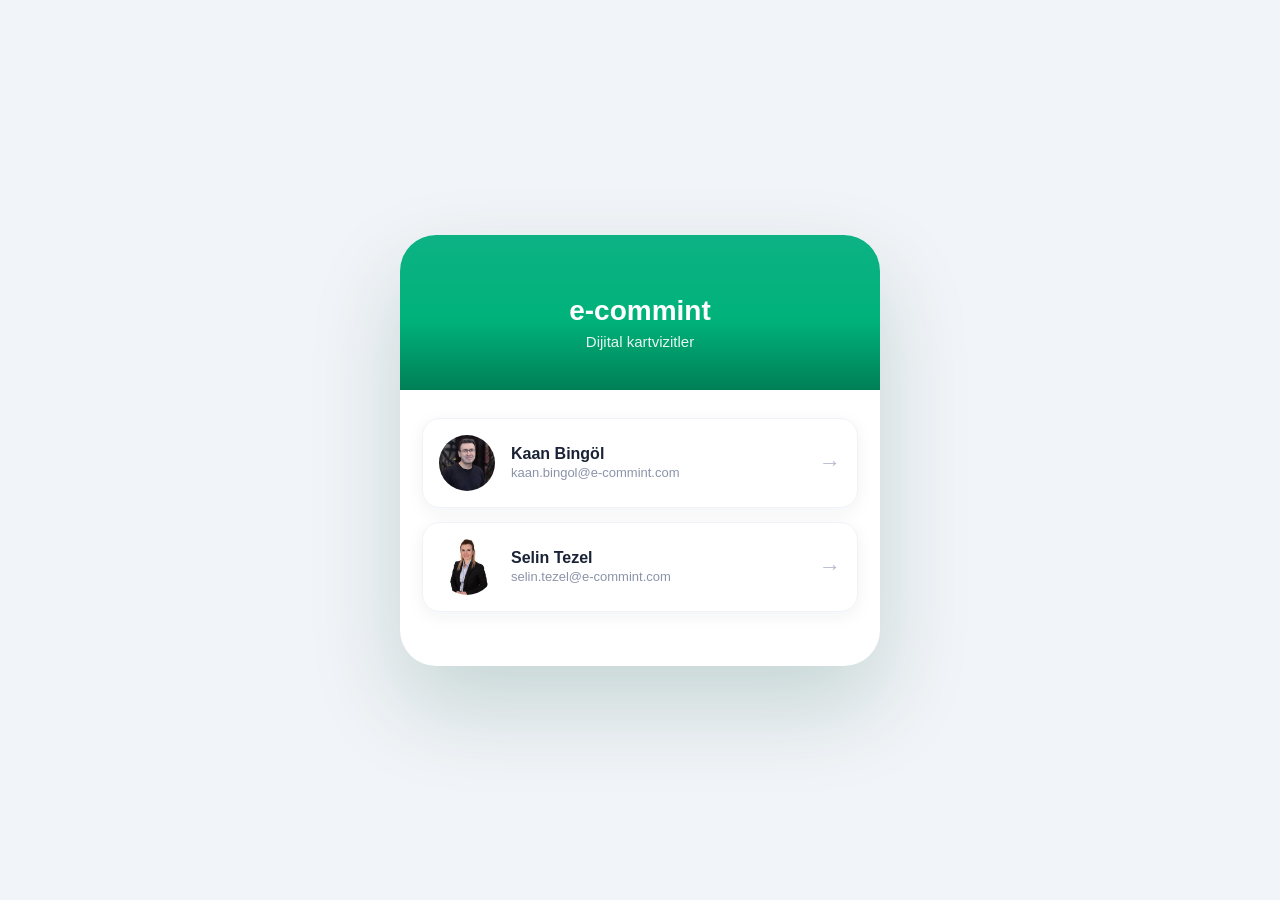
<file: index.html>
<!DOCTYPE html>
<html lang="tr">
<head>
  <meta charset="UTF-8" />
  <meta name="viewport" content="width=device-width, initial-scale=1.0" />
  <meta name="theme-color" content="#00b27a" />
  <title>e-commint vCard</title>
  <link rel="stylesheet" href="assets/style.css" />
  <style>
    .index-hero {
      padding: 60px 24px 40px;
      text-align: center;
      background: linear-gradient(180deg, #0db284 0%, #00b27a 55%, #007F57 100%);
      color: #ffffff;
    }
    .index-hero h1 {
      font-size: 28px;
      font-weight: 700;
      margin-bottom: 6px;
    }
    .index-hero p {
      opacity: 0.9;
      font-size: 15px;
    }
    .index-list {
      padding: 28px 22px 40px;
    }
    .person-card {
      display: flex;
      align-items: center;
      gap: 16px;
      padding: 16px;
      background: #ffffff;
      border-radius: 18px;
      box-shadow: 0 4px 18px rgba(20, 30, 70, 0.06);
      border: 1px solid #f0f2f7;
      margin-bottom: 14px;
      text-decoration: none;
      color: inherit;
      transition: transform 0.15s ease, box-shadow 0.15s ease;
    }
    @media (hover: hover) {
      .person-card:hover {
        transform: translateY(-2px);
        box-shadow: 0 8px 24px rgba(20, 30, 70, 0.1);
      }
    }
    .person-card img {
      width: 56px;
      height: 56px;
      border-radius: 50%;
      object-fit: cover;
      flex-shrink: 0;
    }
    .person-card .info-text { flex: 1; }
    .person-card .info-value { font-size: 16px; font-weight: 600; }
    .person-card .info-sub { font-size: 13px; color: #8a93a8; margin-top: 2px; }
  </style>
</head>
<body>
  <main class="card">
    <section class="index-hero">
      <h1>e-commint</h1>
      <p>Dijital kartvizitler</p>
    </section>
    <section class="index-list">
      <a class="person-card" href="kaanbingol/">
        <img src="public/kaan.jpeg" alt="Kaan Bingöl" />
        <div class="info-text">
          <div class="info-value">Kaan Bingöl</div>
          <div class="info-sub">kaan.bingol@e-commint.com</div>
        </div>
        <span class="arrow">→</span>
      </a>
      <a class="person-card" href="selintezel/">
        <img src="public/selin.jpeg" alt="Selin Tezel" />
        <div class="info-text">
          <div class="info-value">Selin Tezel</div>
          <div class="info-sub">selin.tezel@e-commint.com</div>
        </div>
        <span class="arrow">→</span>
      </a>
    </section>
  </main>
</body>
</html>
</file>
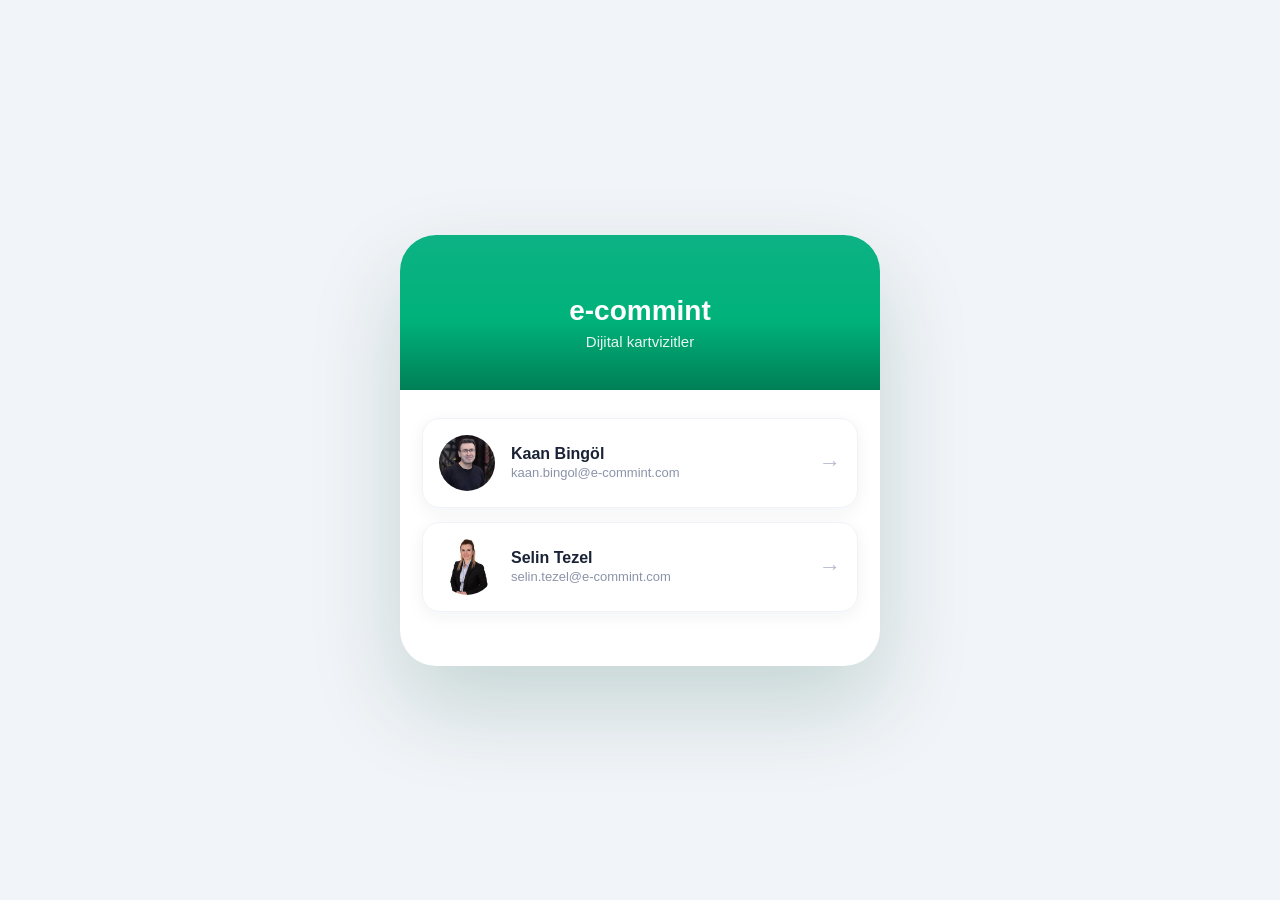
<file: cards/index.html>
<!DOCTYPE html>
<html lang="tr">
<head>
  <meta charset="UTF-8" />
  <meta name="viewport" content="width=device-width, initial-scale=1.0" />
  <meta name="theme-color" content="#00b27a" />
  <title>e-commint vCard</title>
  <link rel="stylesheet" href="../assets/style.css" />
  <style>
    .index-hero {
      padding: 60px 24px 40px;
      text-align: center;
      background: linear-gradient(180deg, #0db284 0%, #00b27a 55%, #007F57 100%);
      color: #ffffff;
    }
    .index-hero h1 {
      font-size: 28px;
      font-weight: 700;
      margin-bottom: 6px;
    }
    .index-hero p {
      opacity: 0.9;
      font-size: 15px;
    }
    .index-list {
      padding: 28px 22px 40px;
    }
    .person-card {
      display: flex;
      align-items: center;
      gap: 16px;
      padding: 16px;
      background: #ffffff;
      border-radius: 18px;
      box-shadow: 0 4px 18px rgba(20, 30, 70, 0.06);
      border: 1px solid #f0f2f7;
      margin-bottom: 14px;
      text-decoration: none;
      color: inherit;
      transition: transform 0.15s ease, box-shadow 0.15s ease;
    }
    @media (hover: hover) {
      .person-card:hover {
        transform: translateY(-2px);
        box-shadow: 0 8px 24px rgba(20, 30, 70, 0.1);
      }
    }
    .person-card img {
      width: 56px;
      height: 56px;
      border-radius: 50%;
      object-fit: cover;
      flex-shrink: 0;
    }
    .person-card .info-text { flex: 1; }
    .person-card .info-value { font-size: 16px; font-weight: 600; }
    .person-card .info-sub { font-size: 13px; color: #8a93a8; margin-top: 2px; }
  </style>
</head>
<body>
  <main class="card">
    <section class="index-hero">
      <h1>e-commint</h1>
      <p>Dijital kartvizitler</p>
    </section>
    <section class="index-list">
      <a class="person-card" href="../kaanbingol/">
        <img src="../public/kaan.jpeg" alt="Kaan Bingöl" />
        <div class="info-text">
          <div class="info-value">Kaan Bingöl</div>
          <div class="info-sub">kaan.bingol@e-commint.com</div>
        </div>
        <span class="arrow">→</span>
      </a>
      <a class="person-card" href="../selintezel/">
        <img src="../public/selin.jpeg" alt="Selin Tezel" />
        <div class="info-text">
          <div class="info-value">Selin Tezel</div>
          <div class="info-sub">selin.tezel@e-commint.com</div>
        </div>
        <span class="arrow">→</span>
      </a>
    </section>
  </main>
</body>
</html>
</file>
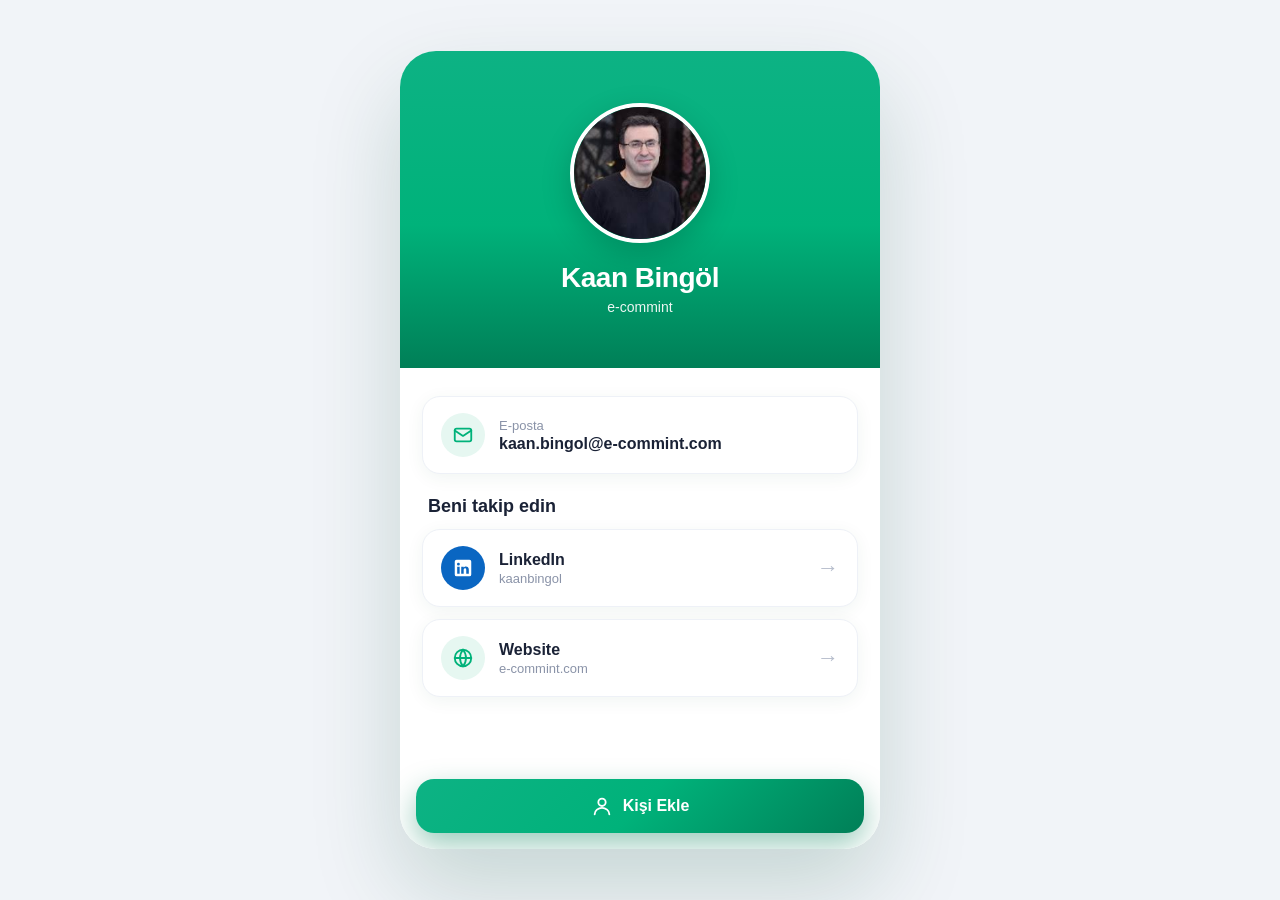
<file: kaanbingol/index.html>
<!DOCTYPE html>
<html lang="tr">
<head>
  <meta charset="UTF-8" />
  <meta name="viewport" content="width=device-width, initial-scale=1.0, viewport-fit=cover" />
  <meta name="theme-color" content="#00b27a" />
  <title>Kaan Bingöl — e-commint</title>
  <meta name="description" content="Kaan Bingöl iletişim kartı — e-commint" />
  <link rel="icon" href="../public/kaan.jpeg" />
  <link rel="stylesheet" href="../assets/style.css" />
</head>
<body>
  <main class="card">
    <section class="hero">
      <div class="hero-content">
        <img class="avatar" src="../public/kaan.jpeg" alt="Kaan Bingöl" />
        <h1 class="name">Kaan Bingöl</h1>
        <p class="title">e-commint</p>
      </div>
    </section>

    <section class="content">
      <a class="info-card" href="mailto:kaan.bingol@e-commint.com">
        <div class="icon-circle mail">
          <svg viewBox="0 0 24 24" fill="none" stroke-width="2" stroke-linecap="round" stroke-linejoin="round">
            <rect x="3" y="5" width="18" height="14" rx="2" />
            <path d="M3 7l9 6 9-6" />
          </svg>
        </div>
        <div class="info-text">
          <div class="info-label">E-posta</div>
          <div class="info-value">kaan.bingol@e-commint.com</div>
        </div>
      </a>

      <h2 class="section-title">Beni takip edin</h2>

      <a class="info-card" href="https://www.linkedin.com/in/kaanbingol" target="_blank" rel="noopener">
        <div class="icon-circle linkedin">
          <svg viewBox="0 0 24 24">
            <path d="M19 3a2 2 0 0 1 2 2v14a2 2 0 0 1-2 2H5a2 2 0 0 1-2-2V5a2 2 0 0 1 2-2h14zM8.34 18.34V10.5H5.67v7.84h2.67zM7 9.34a1.55 1.55 0 1 0 0-3.1 1.55 1.55 0 0 0 0 3.1zm11.34 9V13.9c0-2.5-1.34-3.66-3.13-3.66-1.45 0-2.1.8-2.46 1.36V10.5h-2.67c.04.76 0 7.84 0 7.84h2.67v-4.38c0-.24.02-.48.09-.66.2-.48.63-.97 1.36-.97.96 0 1.34.73 1.34 1.8v4.21h2.8z"/>
          </svg>
        </div>
        <div class="info-text">
          <div class="info-value">LinkedIn</div>
          <div class="info-sub">kaanbingol</div>
        </div>
        <span class="arrow">→</span>
      </a>

      <a class="info-card" href="https://e-commint.com/" target="_blank" rel="noopener">
        <div class="icon-circle web">
          <svg viewBox="0 0 24 24" fill="none" stroke-width="2" stroke-linecap="round" stroke-linejoin="round">
            <circle cx="12" cy="12" r="9" />
            <path d="M3 12h18" />
            <path d="M12 3a14 14 0 0 1 0 18" />
            <path d="M12 3a14 14 0 0 0 0 18" />
          </svg>
        </div>
        <div class="info-text">
          <div class="info-value">Website</div>
          <div class="info-sub">e-commint.com</div>
        </div>
        <span class="arrow">→</span>
      </a>
    </section>

    <button class="add-btn" id="addContactBtn" type="button">
      <svg viewBox="0 0 24 24" fill="none" stroke-width="2" stroke-linecap="round" stroke-linejoin="round">
        <circle cx="12" cy="8" r="4" />
        <path d="M4 21c0-4 4-7 8-7s8 3 8 7" />
      </svg>
      Kişi Ekle
    </button>
  </main>

  <script src="../assets/vcard.js"></script>
  <script>
    document.getElementById("addContactBtn").addEventListener("click", () => {
      downloadVCard({
        firstName: "Kaan",
        lastName: "Bingöl",
        org: "e-commint",
        email: "kaan.bingol@e-commint.com",
        linkedin: "kaanbingol",
        website: "https://e-commint.com/"
      });
    });
  </script>
</body>
</html>
</file>
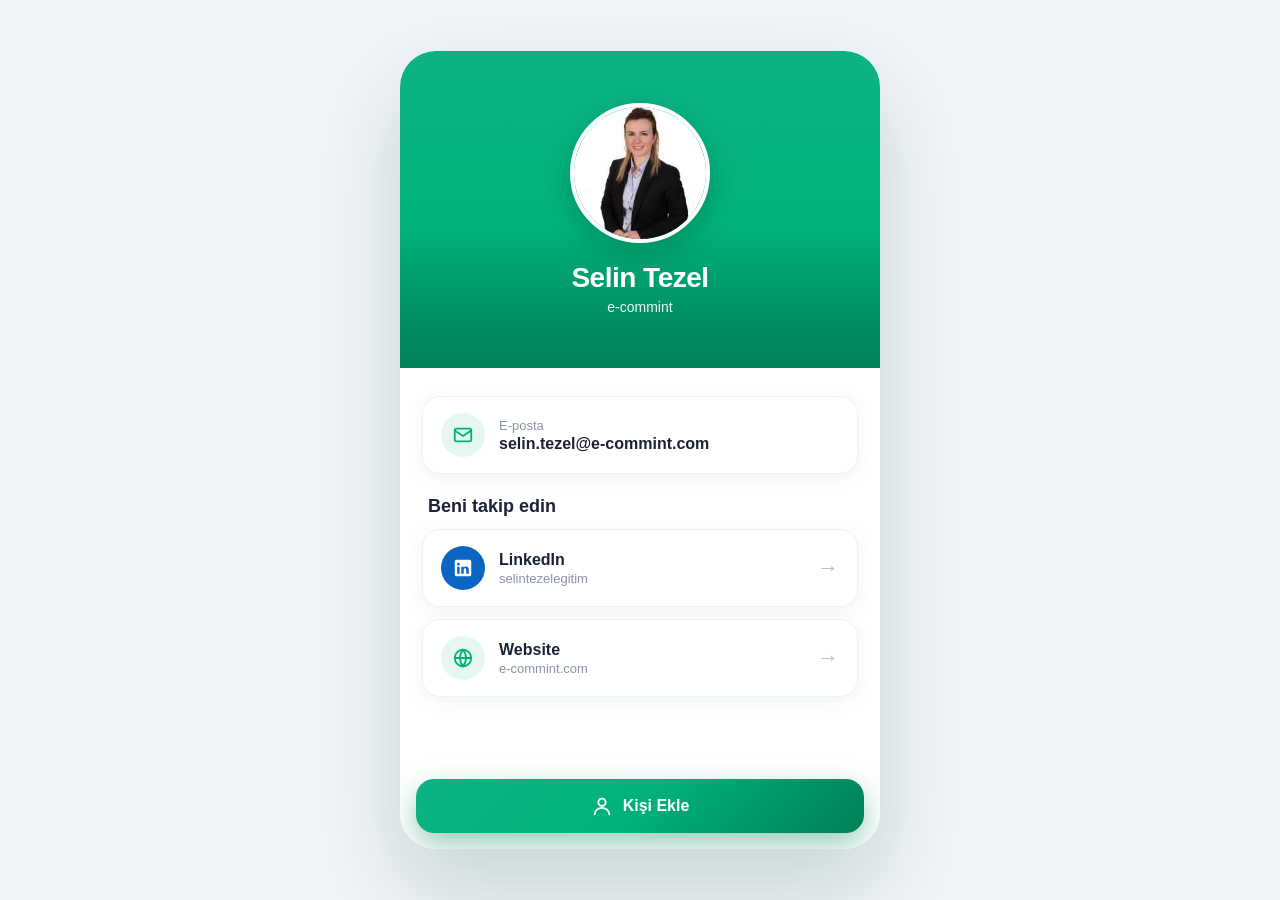
<file: selintezel/index.html>
<!DOCTYPE html>
<html lang="tr">
<head>
  <meta charset="UTF-8" />
  <meta name="viewport" content="width=device-width, initial-scale=1.0, viewport-fit=cover" />
  <meta name="theme-color" content="#00b27a" />
  <title>Selin Tezel — e-commint</title>
  <meta name="description" content="Selin Tezel iletişim kartı — e-commint" />
  <link rel="icon" href="../public/selin.jpeg" />
  <link rel="stylesheet" href="../assets/style.css" />
</head>
<body>
  <main class="card">
    <section class="hero">
      <div class="hero-content">
        <img class="avatar" src="../public/selin.jpeg" alt="Selin Tezel" />
        <h1 class="name">Selin Tezel</h1>
        <p class="title">e-commint</p>
      </div>
    </section>

    <section class="content">
      <a class="info-card" href="mailto:selin.tezel@e-commint.com">
        <div class="icon-circle mail">
          <svg viewBox="0 0 24 24" fill="none" stroke-width="2" stroke-linecap="round" stroke-linejoin="round">
            <rect x="3" y="5" width="18" height="14" rx="2" />
            <path d="M3 7l9 6 9-6" />
          </svg>
        </div>
        <div class="info-text">
          <div class="info-label">E-posta</div>
          <div class="info-value">selin.tezel@e-commint.com</div>
        </div>
      </a>

      <h2 class="section-title">Beni takip edin</h2>

      <a class="info-card" href="https://www.linkedin.com/in/selintezelegitim" target="_blank" rel="noopener">
        <div class="icon-circle linkedin">
          <svg viewBox="0 0 24 24">
            <path d="M19 3a2 2 0 0 1 2 2v14a2 2 0 0 1-2 2H5a2 2 0 0 1-2-2V5a2 2 0 0 1 2-2h14zM8.34 18.34V10.5H5.67v7.84h2.67zM7 9.34a1.55 1.55 0 1 0 0-3.1 1.55 1.55 0 0 0 0 3.1zm11.34 9V13.9c0-2.5-1.34-3.66-3.13-3.66-1.45 0-2.1.8-2.46 1.36V10.5h-2.67c.04.76 0 7.84 0 7.84h2.67v-4.38c0-.24.02-.48.09-.66.2-.48.63-.97 1.36-.97.96 0 1.34.73 1.34 1.8v4.21h2.8z"/>
          </svg>
        </div>
        <div class="info-text">
          <div class="info-value">LinkedIn</div>
          <div class="info-sub">selintezelegitim</div>
        </div>
        <span class="arrow">→</span>
      </a>

      <a class="info-card" href="https://e-commint.com/" target="_blank" rel="noopener">
        <div class="icon-circle web">
          <svg viewBox="0 0 24 24" fill="none" stroke-width="2" stroke-linecap="round" stroke-linejoin="round">
            <circle cx="12" cy="12" r="9" />
            <path d="M3 12h18" />
            <path d="M12 3a14 14 0 0 1 0 18" />
            <path d="M12 3a14 14 0 0 0 0 18" />
          </svg>
        </div>
        <div class="info-text">
          <div class="info-value">Website</div>
          <div class="info-sub">e-commint.com</div>
        </div>
        <span class="arrow">→</span>
      </a>
    </section>

    <button class="add-btn" id="addContactBtn" type="button">
      <svg viewBox="0 0 24 24" fill="none" stroke-width="2" stroke-linecap="round" stroke-linejoin="round">
        <circle cx="12" cy="8" r="4" />
        <path d="M4 21c0-4 4-7 8-7s8 3 8 7" />
      </svg>
      Kişi Ekle
    </button>
  </main>

  <script src="../assets/vcard.js"></script>
  <script>
    document.getElementById("addContactBtn").addEventListener("click", () => {
      downloadVCard({
        firstName: "Selin",
        lastName: "Tezel",
        org: "e-commint",
        email: "selin.tezel@e-commint.com",
        linkedin: "selintezelegitim",
        website: "https://e-commint.com/"
      });
    });
  </script>
</body>
</html>
</file>
<file: assets/style.css>
:root {
  --primary: #00b27a;
  --accent: #0db284;
  --dark-mint: #007F57;
  --primary-soft: #e6f7f1;
  --text: #1a2236;
  --text-muted: #8a93a8;
  --border: #eef1f7;
  --bg: #f1f4f8;
}

* {
  margin: 0;
  padding: 0;
  box-sizing: border-box;
  -webkit-tap-highlight-color: transparent;
}

body {
  font-family: -apple-system, BlinkMacSystemFont, "Segoe UI", Roboto, "Helvetica Neue", Arial, sans-serif;
  background: var(--bg);
  color: var(--text);
  display: flex;
  justify-content: center;
  min-height: 100vh;
  -webkit-font-smoothing: antialiased;
}

.card {
  width: 100%;
  max-width: 480px;
  background: #ffffff;
  position: relative;
  display: flex;
  flex-direction: column;
  min-height: 100vh;
  overflow: hidden;
  box-shadow: 0 30px 80px rgba(0, 80, 50, 0.08);
}

@media (min-width: 520px) {
  body {
    align-items: center;
    padding: 32px 16px;
  }
  .card {
    min-height: auto;
    border-radius: 36px;
    box-shadow: 0 40px 90px rgba(0, 80, 50, 0.18);
  }
}

.hero {
  position: relative;
  background: linear-gradient(180deg, var(--accent) 0%, var(--primary) 55%, var(--dark-mint) 100%);
  text-align: center;
  color: #ffffff;
}

.hero-content {
  padding: 44px 24px 44px;
}

.avatar {
  width: 130px;
  height: 130px;
  border-radius: 50%;
  border: 4px solid #ffffff;
  margin: 0 auto 18px;
  object-fit: cover;
  box-shadow: 0 10px 30px rgba(0, 0, 0, 0.18);
  display: block;
}

.name {
  font-size: 26px;
  font-weight: 700;
  letter-spacing: -0.5px;
  line-height: 1.2;
  color: #ffffff;
}

.title {
  margin-top: 4px;
  font-size: 14px;
  font-weight: 500;
  line-height: 1.3;
  color: #ffffff;
  opacity: 0.92;
}

.content {
  padding: 28px 22px 140px;
  flex: 1;
  background: #ffffff;
}

.info-card {
  background: #ffffff;
  border-radius: 18px;
  padding: 16px 18px;
  display: flex;
  align-items: center;
  gap: 14px;
  box-shadow: 0 4px 18px rgba(0, 80, 50, 0.06);
  border: 1px solid var(--border);
  margin-bottom: 12px;
  text-decoration: none;
  color: inherit;
  transition: transform 0.15s ease, box-shadow 0.15s ease;
}

.info-card:active {
  transform: scale(0.98);
}

@media (hover: hover) {
  .info-card:hover {
    box-shadow: 0 8px 24px rgba(0, 80, 50, 0.1);
    transform: translateY(-2px);
  }
}

.icon-circle {
  width: 44px;
  height: 44px;
  border-radius: 50%;
  background: var(--primary-soft);
  display: flex;
  align-items: center;
  justify-content: center;
  flex-shrink: 0;
}

.icon-circle svg {
  width: 22px;
  height: 22px;
}

.icon-circle.linkedin {
  background: #0a66c2;
}

.icon-circle.linkedin svg {
  fill: #ffffff;
}

.icon-circle.web svg {
  stroke: var(--primary);
}

.icon-circle.mail svg {
  stroke: var(--primary);
}

.info-text {
  flex: 1;
  min-width: 0;
}

.info-label {
  font-size: 13px;
  color: var(--text-muted);
  margin-bottom: 2px;
}

.info-value {
  font-size: 15px;
  font-weight: 600;
  color: var(--text);
  white-space: nowrap;
  overflow: hidden;
  text-overflow: ellipsis;
}

.info-sub {
  font-size: 13px;
  color: var(--text-muted);
  margin-top: 2px;
  white-space: nowrap;
  overflow: hidden;
  text-overflow: ellipsis;
}

.arrow {
  color: #b6bdcc;
  font-size: 22px;
  flex-shrink: 0;
  line-height: 1;
}

.section-title {
  font-size: 18px;
  font-weight: 700;
  margin: 22px 6px 12px;
  color: var(--text);
}

.add-btn {
  position: fixed;
  bottom: 16px;
  left: 50%;
  transform: translateX(-50%);
  width: calc(100% - 32px);
  max-width: 448px;
  background: linear-gradient(135deg, var(--accent) 0%, var(--primary) 50%, var(--dark-mint) 100%);
  color: #ffffff;
  border: none;
  border-radius: 18px;
  padding: 16px 24px;
  font-size: 16px;
  font-weight: 600;
  display: flex;
  align-items: center;
  justify-content: center;
  gap: 10px;
  cursor: pointer;
  box-shadow: 0 12px 30px rgba(0, 127, 87, 0.4);
  z-index: 10;
  font-family: inherit;
  transition: transform 0.15s ease, box-shadow 0.15s ease;
}

.add-btn:active {
  transform: translateX(-50%) scale(0.98);
}

@media (hover: hover) {
  .add-btn:hover {
    box-shadow: 0 16px 36px rgba(0, 127, 87, 0.5);
  }
}

.add-btn svg {
  width: 22px;
  height: 22px;
  stroke: #ffffff;
}

@media (min-width: 520px) {
  .add-btn {
    position: absolute;
    max-width: calc(480px - 32px);
  }
}

@media (min-width: 380px) {
  .avatar {
    width: 140px;
    height: 140px;
  }
  .name {
    font-size: 28px;
  }
  .hero-content {
    padding: 52px 24px 52px;
  }
  .info-value {
    font-size: 16px;
  }
}
</file>
